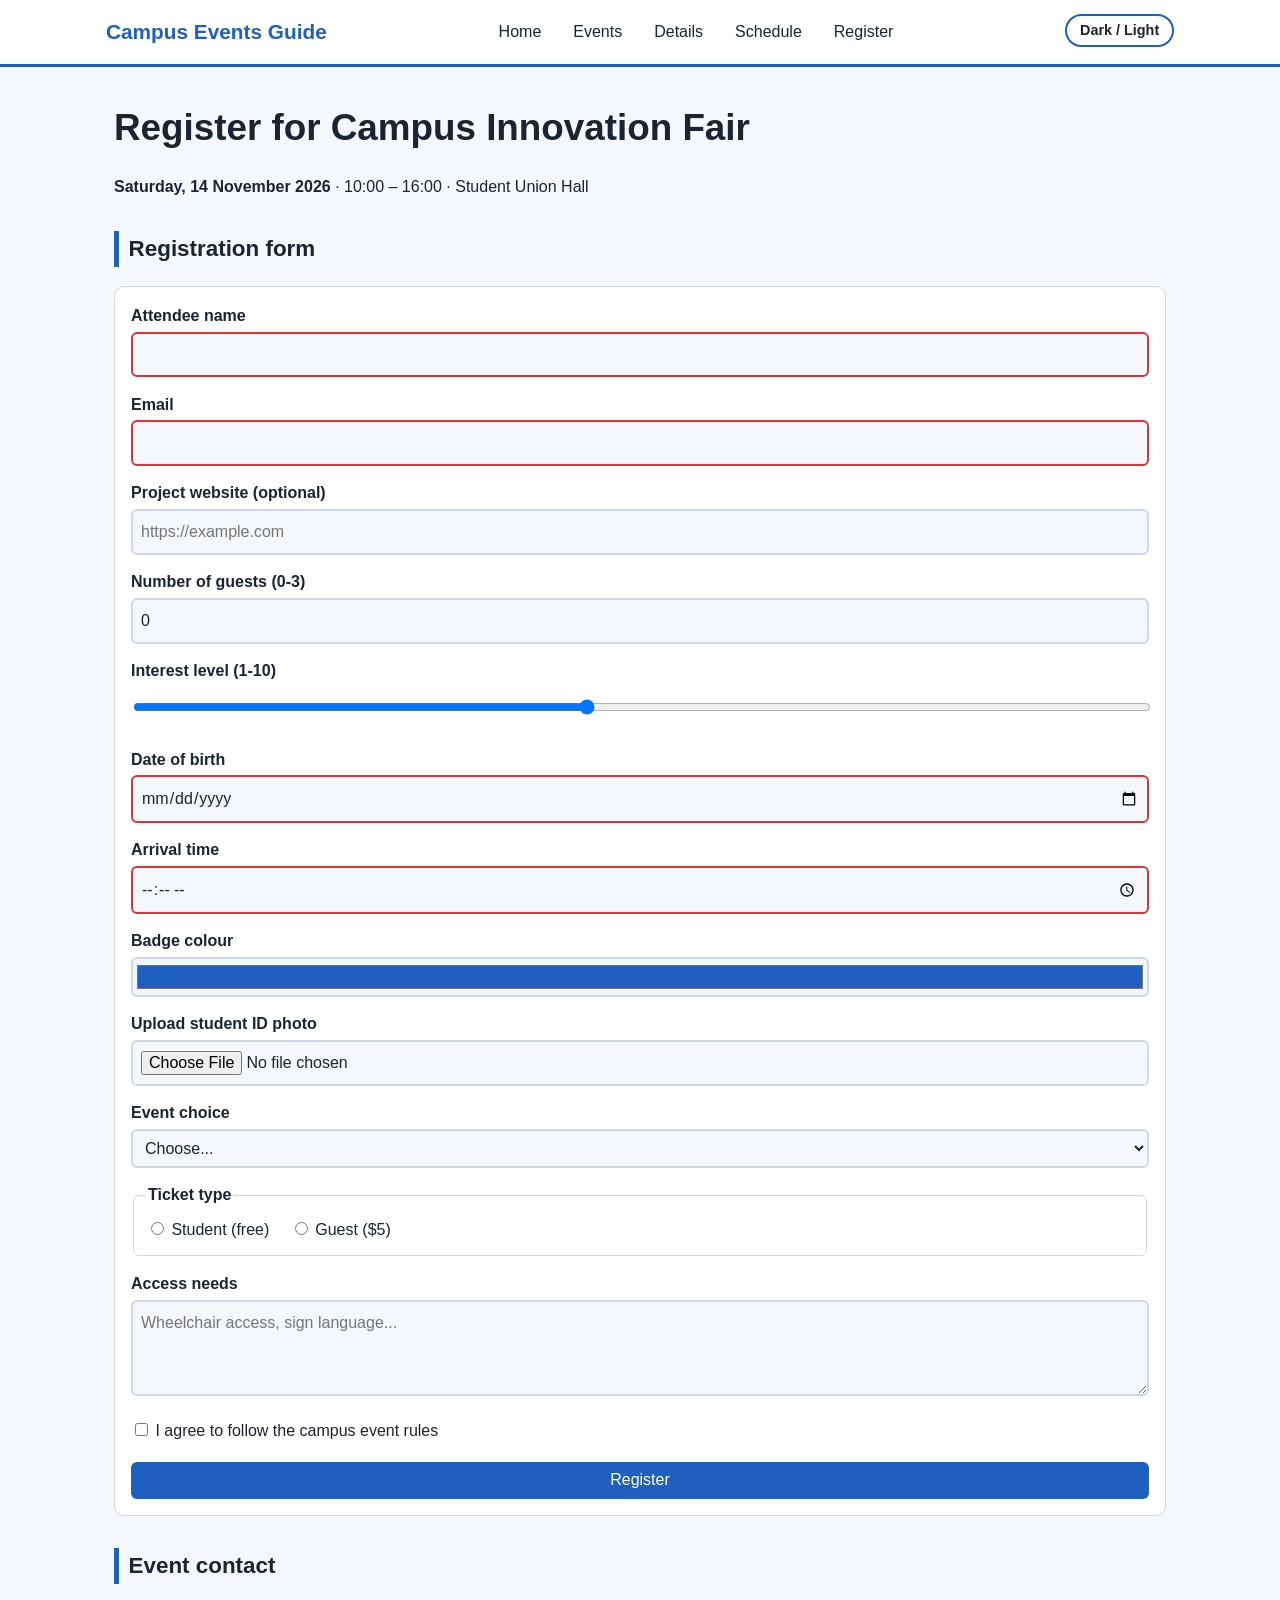
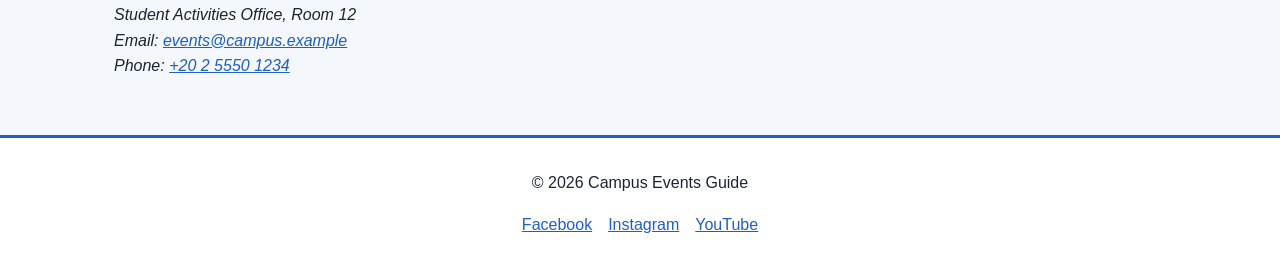
<file: registration.html>
<!DOCTYPE html>
<html lang="en">
<head>
  <meta charset="UTF-8">
  <meta name="viewport" content="width=device-width, initial-scale=1">
  <title>Registration | Campus Events Guide</title>
  <link rel="stylesheet" href="style.css">
</head>
<body>
  <!-- Hidden checkbox controls dark mode (see style.css) -->
  <input type="checkbox" id="theme" class="theme-toggle" aria-label="Dark mode">
  <div class="site">
  <header class="site-header">
    <div class="header-inner">
      <p class="site-name">Campus Events Guide</p>
      <nav class="main-nav" aria-label="Main">
        <ul>
          <li><a href="index.html">Home</a></li>
          <li><a href="events.html">Events</a></li>
          <li><a href="event-details.html">Details</a></li>
          <li><a href="schedule.html">Schedule</a></li>
          <li><a href="registration.html">Register</a></li>
        </ul>
      </nav>
      <label for="theme" class="toggle-label">Dark / Light</label>
    </div>
  </header>
  <main>
    <h1>Register for Campus Innovation Fair</h1>
    <p><strong>Saturday, 14 November 2026</strong> &middot; 10:00 – 16:00 &middot; Student Union Hall</p>
    <section>
      <h2>Registration form</h2>
      <form action="#" method="post">
        <div><label for="name">Attendee name</label>
        <input type="text" id="name" name="name" required maxlength="50" pattern="[A-Za-z ]{2,50}" title="Letters and spaces only"></div>
        <div><label for="email">Email</label>
        <input type="email" id="email" name="email" required maxlength="60"></div>
        <div><label for="site">Project website (optional)</label>
        <input type="url" id="site" name="site" placeholder="https://example.com"></div>
        <div><label for="guests">Number of guests (0-3)</label>
        <input type="number" id="guests" name="guests" min="0" max="3" value="0" required></div>
        <div><label for="interest">Interest level (1-10)</label>
        <input type="range" id="interest" name="interest" min="1" max="10" value="5"></div>
        <div><label for="dob">Date of birth</label>
        <input type="date" id="dob" name="dob" required></div>
        <div><label for="arrival">Arrival time</label>
        <input type="time" id="arrival" name="arrival" min="10:00" max="16:00" required></div>
        <div><label for="badge">Badge colour</label>
        <input type="color" id="badge" name="badge" value="#1f5fbf"></div>
        <div><label for="idfile">Upload student ID photo</label>
        <input type="file" id="idfile" name="idfile" accept="image/*"></div>
        <div><label for="choice">Event choice</label>
        <select id="choice" name="choice" required>
          <option value="">Choose...</option>
          <option>Campus Innovation Fair</option><option>Open-Air Film Night</option><option>Charity Fun Run</option>
        </select></div>
        <fieldset>
          <legend>Ticket type</legend>
          <label><input type="radio" name="ticket" value="student" required> Student (free)</label>
          <label><input type="radio" name="ticket" value="guest"> Guest ($5)</label>
        </fieldset>
        <div><label for="access">Access needs</label>
        <textarea id="access" name="access" rows="3" maxlength="200" placeholder="Wheelchair access, sign language..."></textarea></div>
        <label class="check"><input type="checkbox" name="agree" required> I agree to follow the campus event rules</label>
        <button class="button" type="submit">Register</button>
      </form>
    </section>
    <section>
      <h2>Event contact</h2>
      <address>
        Student Activities Office, Room 12<br>
        Email: <a href="mailto:events@campus.example">events@campus.example</a><br>
        Phone: <a href="tel:+20255501234">+20 2 5550 1234</a>
      </address>
    </section>
  </main>
  <footer class="site-footer">
    <p>&copy; 2026 Campus Events Guide</p>
    <ul class="social">
      <li><a href="https://www.facebook.com/">Facebook</a></li>
      <li><a href="https://www.instagram.com/">Instagram</a></li>
      <li><a href="https://www.youtube.com/">YouTube</a></li>
    </ul>
  </footer>
  </div>
</body>
</html>
</file>
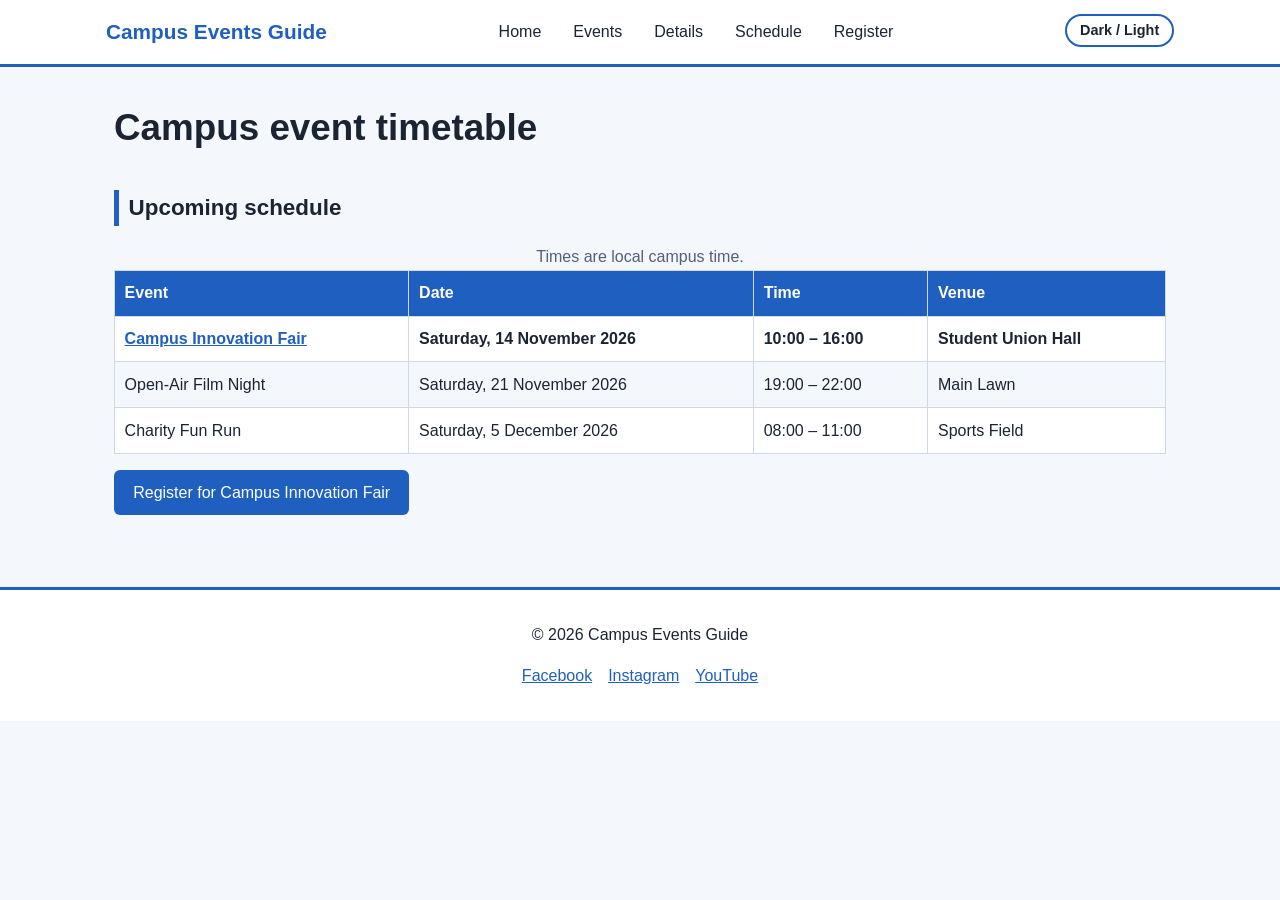
<file: schedule.html>
<!DOCTYPE html>
<html lang="en">
<head>
  <meta charset="UTF-8">
  <meta name="viewport" content="width=device-width, initial-scale=1">
  <title>Schedule | Campus Events Guide</title>
  <link rel="stylesheet" href="style.css">
</head>
<body>
  <!-- Hidden checkbox controls dark mode (see style.css) -->
  <input type="checkbox" id="theme" class="theme-toggle" aria-label="Dark mode">
  <div class="site">
  <header class="site-header">
    <div class="header-inner">
      <p class="site-name">Campus Events Guide</p>
      <nav class="main-nav" aria-label="Main">
        <ul>
          <li><a href="index.html">Home</a></li>
          <li><a href="events.html">Events</a></li>
          <li><a href="event-details.html">Details</a></li>
          <li><a href="schedule.html">Schedule</a></li>
          <li><a href="registration.html">Register</a></li>
        </ul>
      </nav>
      <label for="theme" class="toggle-label">Dark / Light</label>
    </div>
  </header>
  <main>
    <h1>Campus event timetable</h1>
    <section>
      <h2>Upcoming schedule</h2>
      <div class="table-wrap">
        <table>
          <caption class="muted">Times are local campus time.</caption>
          <thead><tr><th>Event</th><th>Date</th><th>Time</th><th>Venue</th></tr></thead>
          <tbody>
            <tr class="featured"><td><a href="event-details.html">Campus Innovation Fair</a></td><td>Saturday, 14 November 2026</td><td>10:00 – 16:00</td><td>Student Union Hall</td></tr>
            <tr><td>Open-Air Film Night</td><td>Saturday, 21 November 2026</td><td>19:00 – 22:00</td><td>Main Lawn</td></tr>
            <tr><td>Charity Fun Run</td><td>Saturday, 5 December 2026</td><td>08:00 – 11:00</td><td>Sports Field</td></tr>
          </tbody>
        </table>
      </div>
      <p><a class="button" href="registration.html">Register for Campus Innovation Fair</a></p>
    </section>
  </main>
  <footer class="site-footer">
    <p>&copy; 2026 Campus Events Guide</p>
    <ul class="social">
      <li><a href="https://www.facebook.com/">Facebook</a></li>
      <li><a href="https://www.instagram.com/">Instagram</a></li>
      <li><a href="https://www.youtube.com/">YouTube</a></li>
    </ul>
  </footer>
  </div>
</body>
</html>
</file>
<file: style.css>
/* ---------- Colour palette (CSS variables) ---------- */
.site{--bg:#f4f7fb;--text:#1b2433;--card:#ffffff;--accent:#1f5fbf;--accent-text:#ffffff;--border:#cfd8e6;--muted:#53607a;
  background:var(--bg);color:var(--text);min-height:100vh;font-family:Arial,Helvetica,sans-serif;line-height:1.6;font-size:1rem}
/* Dark mode: a hidden checkbox sits before .site; when it is checked, the variables are replaced (no JavaScript) */
.theme-toggle:checked ~ .site{--bg:#10151f;--text:#eef2f9;--card:#1b2332;--accent:#6ea8ff;--accent-text:#10151f;--border:#34415a;--muted:#b4bfd4}
.theme-toggle{position:absolute;opacity:0}
.theme-toggle:focus + .site .toggle-label{outline:3px solid var(--accent)}
*{box-sizing:border-box}
body{margin:0}
img,audio{max-width:100%}
img{height:auto;display:block}
a{color:var(--accent)}

/* ---------- Header and navigation (Flexbox) ---------- */
.site-header{background:var(--card);border-bottom:3px solid var(--accent)}
.header-inner{max-width:1100px;margin:auto;padding:.8rem 1rem;display:flex;flex-wrap:wrap;align-items:center;justify-content:space-between;gap:.6rem}
.site-name{margin:0;font-size:1.3rem;font-weight:bold;color:var(--accent)}
.main-nav ul{list-style:none;margin:0;padding:0;display:flex;flex-wrap:wrap;gap:.4rem}
.main-nav a{display:block;padding:.4rem .8rem;border-radius:6px;text-decoration:none;color:var(--text);transition:background .3s,color .3s}
.main-nav a:hover,.main-nav a:focus{background:var(--accent);color:var(--accent-text)}
.toggle-label{cursor:pointer;border:2px solid var(--accent);border-radius:20px;padding:.2rem .8rem;font-size:.9rem;transition:background .3s}
.toggle-label:hover{background:var(--accent);color:var(--accent-text)}

/* ---------- Page layout ---------- */
main{max-width:1100px;margin:auto;padding:1rem}
h1{font-size:1.8rem;margin:.5rem 0}
h2{font-size:1.4rem;border-left:5px solid var(--accent);padding-left:.6rem;margin-top:2rem}
h3{margin:.3rem 0}
.intro{background:var(--accent);color:var(--accent-text);padding:1.2rem;border-radius:10px}
.intro h1{margin-top:0}
.muted{color:var(--muted)}

/* ---------- Event cards (Grid) ---------- */
.card-grid{display:grid;grid-template-columns:1fr;gap:1rem}
.card{background:var(--card);border:1px solid var(--border);border-radius:10px;overflow:hidden;transition:transform .3s,box-shadow .3s}
.card:hover{transform:translateY(-4px);box-shadow:0 6px 14px rgba(0,0,0,.25)}
.card-body{padding:.8rem 1rem 1rem}
.card-grid .card:hover h3 a{text-decoration:underline}      /* complex selector */
.card > .card-body p:first-of-type{color:var(--muted);margin:.2rem 0}
.tag{display:inline-block;background:var(--accent);color:var(--accent-text);border-radius:4px;padding:0 .5rem;font-size:.8rem}

/* ---------- Buttons ---------- */
.button{display:inline-block;background:var(--accent);color:var(--accent-text);padding:.6rem 1.2rem;border:0;border-radius:6px;font-size:1rem;text-decoration:none;cursor:pointer;transition:opacity .3s,transform .3s}
.button:hover,.button:focus{opacity:.85;transform:scale(1.04)}

/* ---------- Detail page ---------- */
.detail{display:grid;grid-template-columns:1fr;gap:1rem}
.facts dt{font-weight:bold}
.facts dd{margin:0 0 .5rem}

/* ---------- Table ---------- */
.table-wrap{overflow-x:auto}
table{width:100%;border-collapse:collapse;background:var(--card)}
th,td{padding:.6rem;border:1px solid var(--border);text-align:left}
th{background:var(--accent);color:var(--accent-text)}
tr:nth-child(even) td{background:var(--bg)}
tr.featured td{font-weight:bold}

/* ---------- Forms ---------- */
form{background:var(--card);border:1px solid var(--border);border-radius:10px;padding:1rem;display:flex;flex-direction:column;gap:.9rem}
label,legend{font-weight:bold;display:block;margin-bottom:.2rem}
fieldset{border:1px solid var(--border);border-radius:6px}
fieldset label,.check{font-weight:normal;display:inline-block;margin-right:1rem}
input,select,textarea{width:100%;max-width:100%;padding:.5rem;border:2px solid var(--border);border-radius:6px;background:var(--bg);color:var(--text);font:inherit;transition:border-color .3s}
input[type=checkbox],input[type=radio]{width:auto}
input[type=color]{height:2.5rem;padding:.1rem}
input:hover,select:hover,textarea:hover,input:focus,select:focus,textarea:focus{border-color:var(--accent);outline:none}
input:invalid:not(:placeholder-shown){border-color:#d33}

/* ---------- Footer ---------- */
.site-footer{background:var(--card);border-top:3px solid var(--accent);margin-top:2rem;padding:1rem;text-align:center}
.social{list-style:none;padding:0;display:flex;justify-content:center;flex-wrap:wrap;gap:1rem}

/* ---------- Responsive: tablet and desktop ---------- */
@media (min-width:600px){
  .card-grid{grid-template-columns:repeat(2,1fr)}
  main{padding:1.5rem}
}
@media (min-width:960px){
  .card-grid{grid-template-columns:repeat(3,1fr)}
  .detail{grid-template-columns:1fr 1fr}
  h1{font-size:2.3rem}
}
</file>
